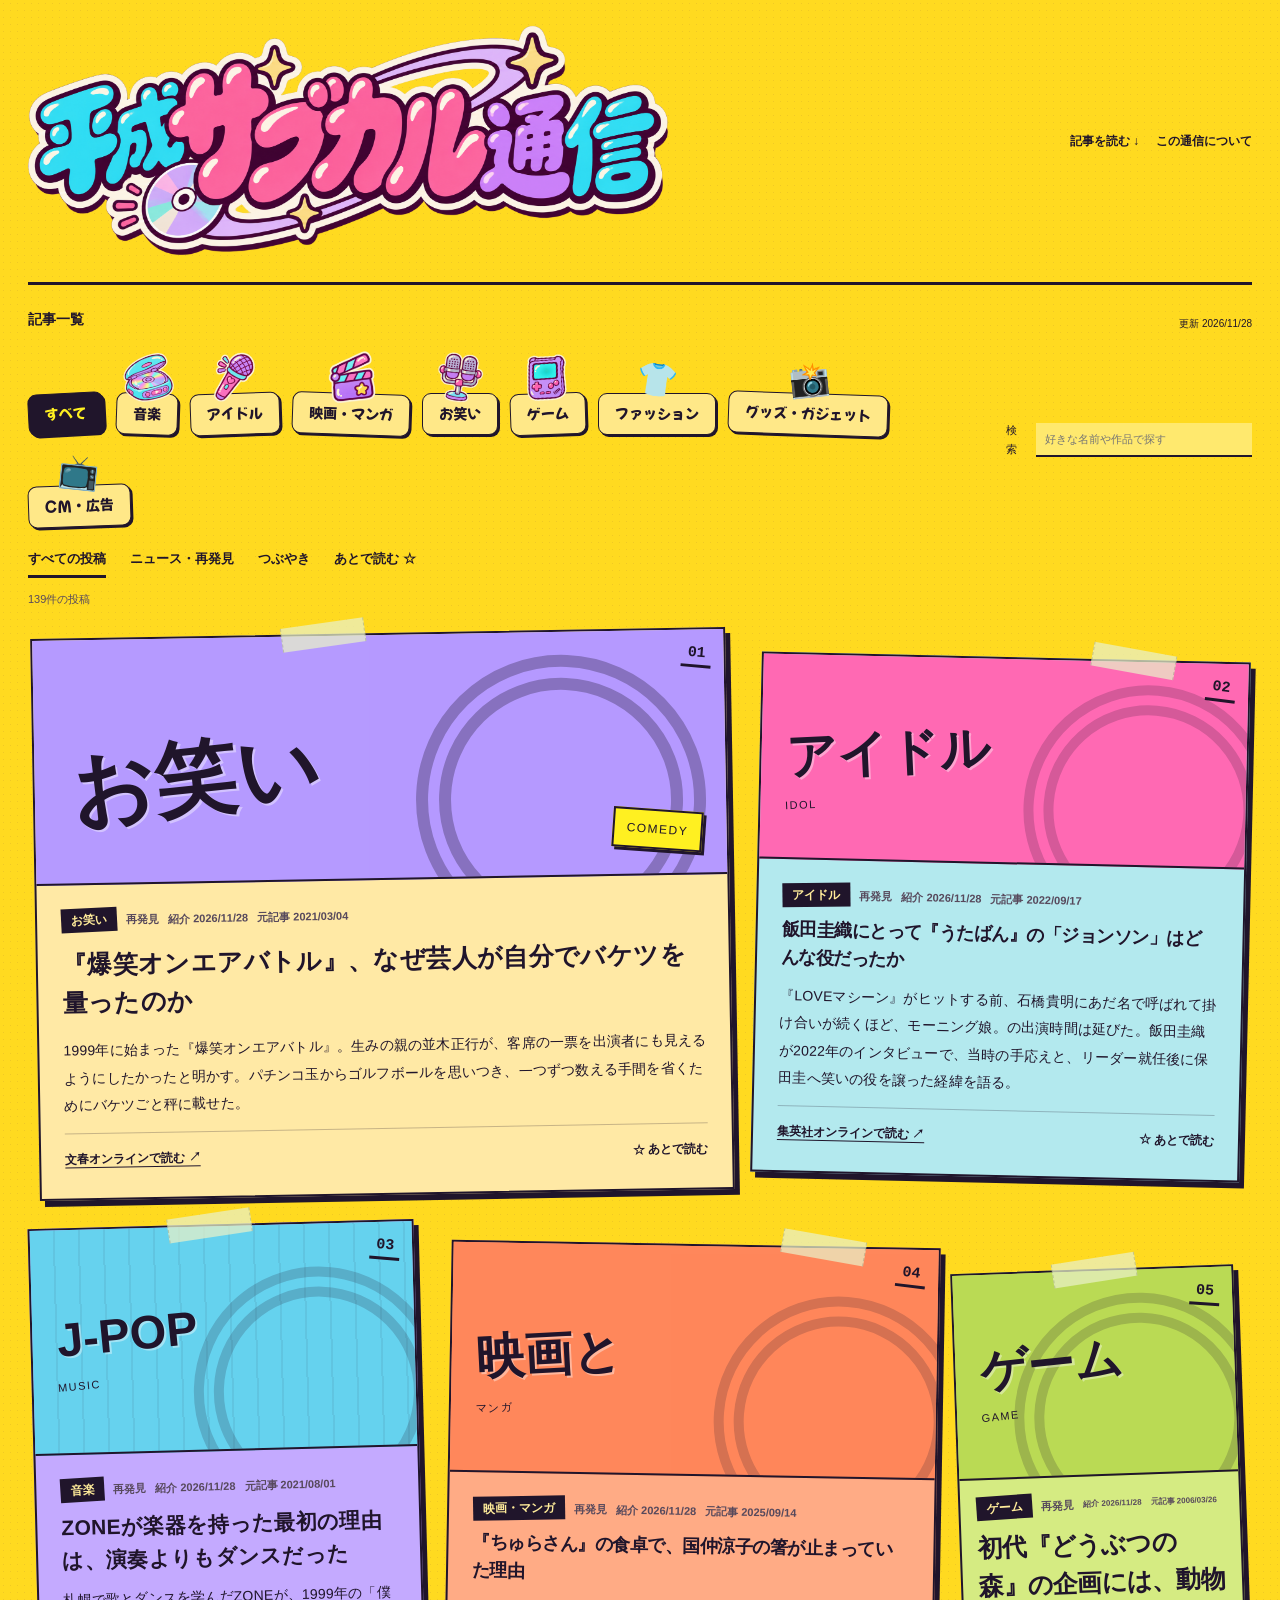
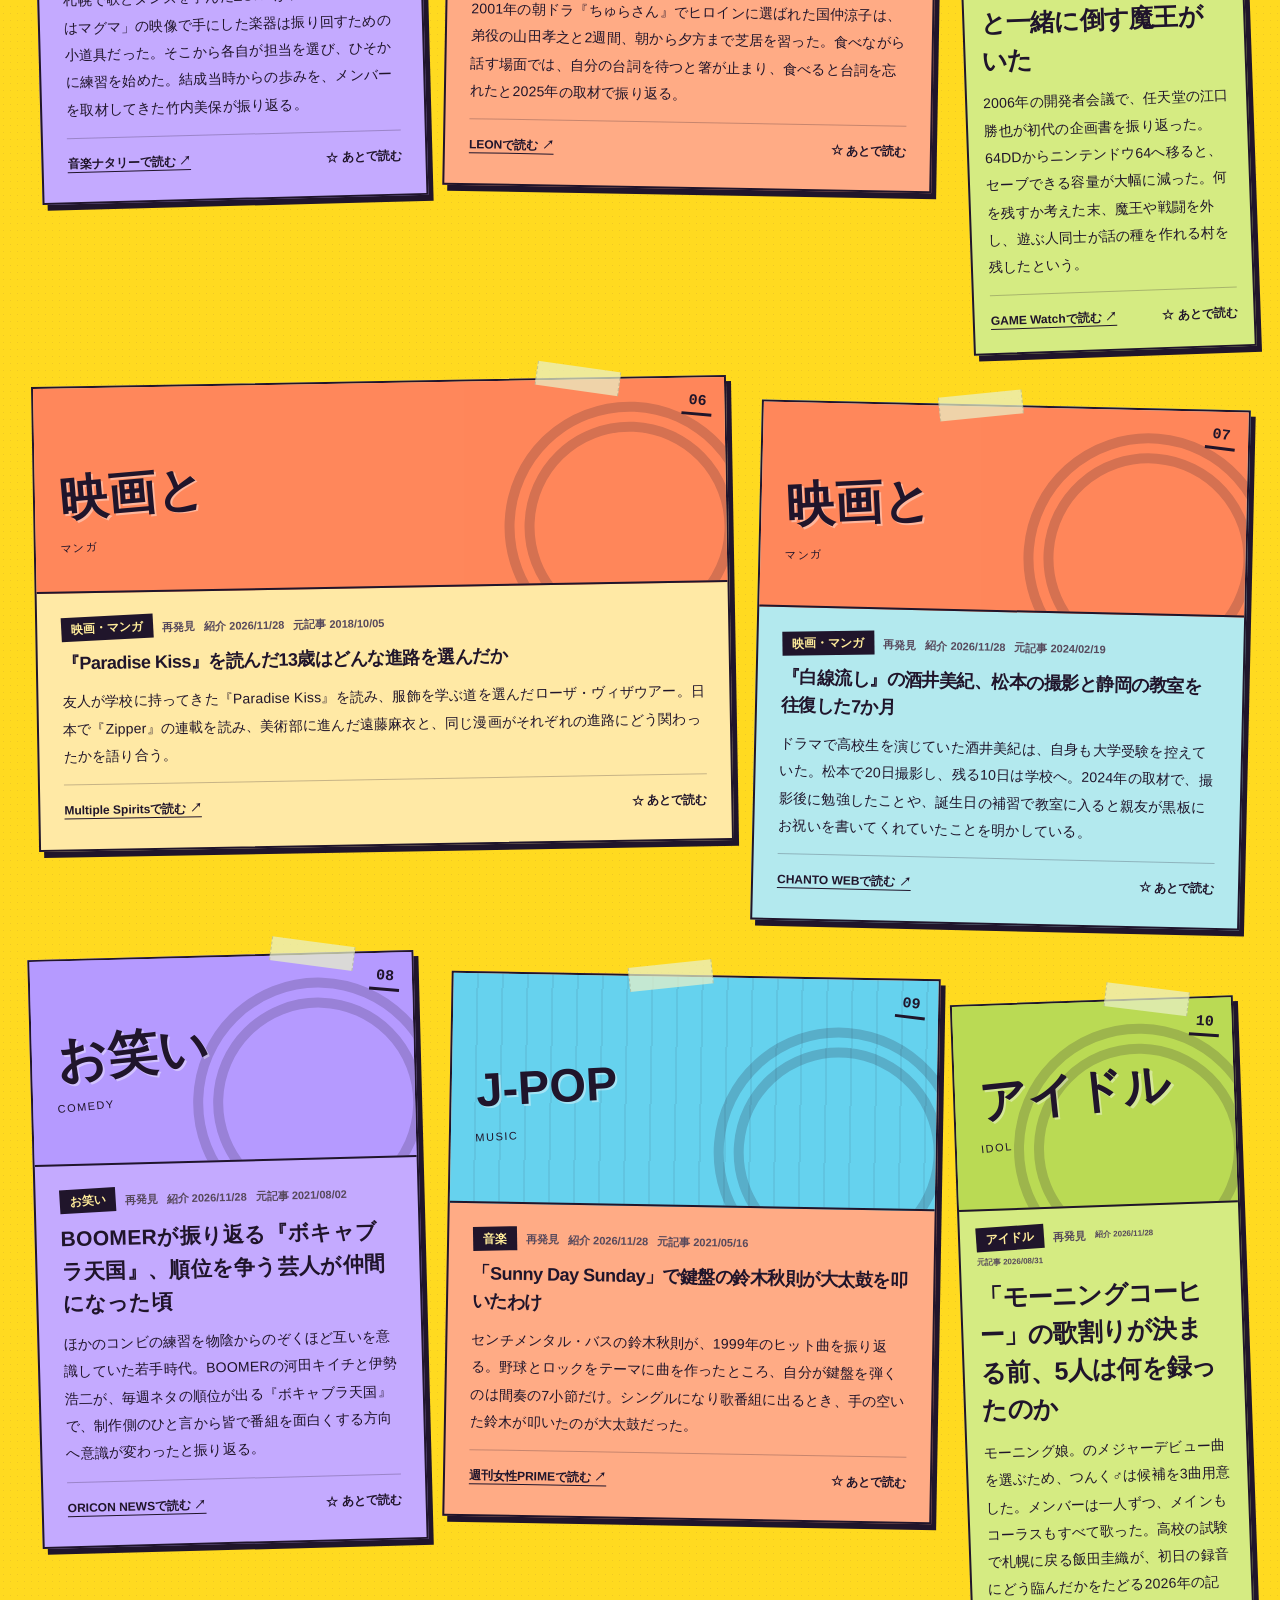
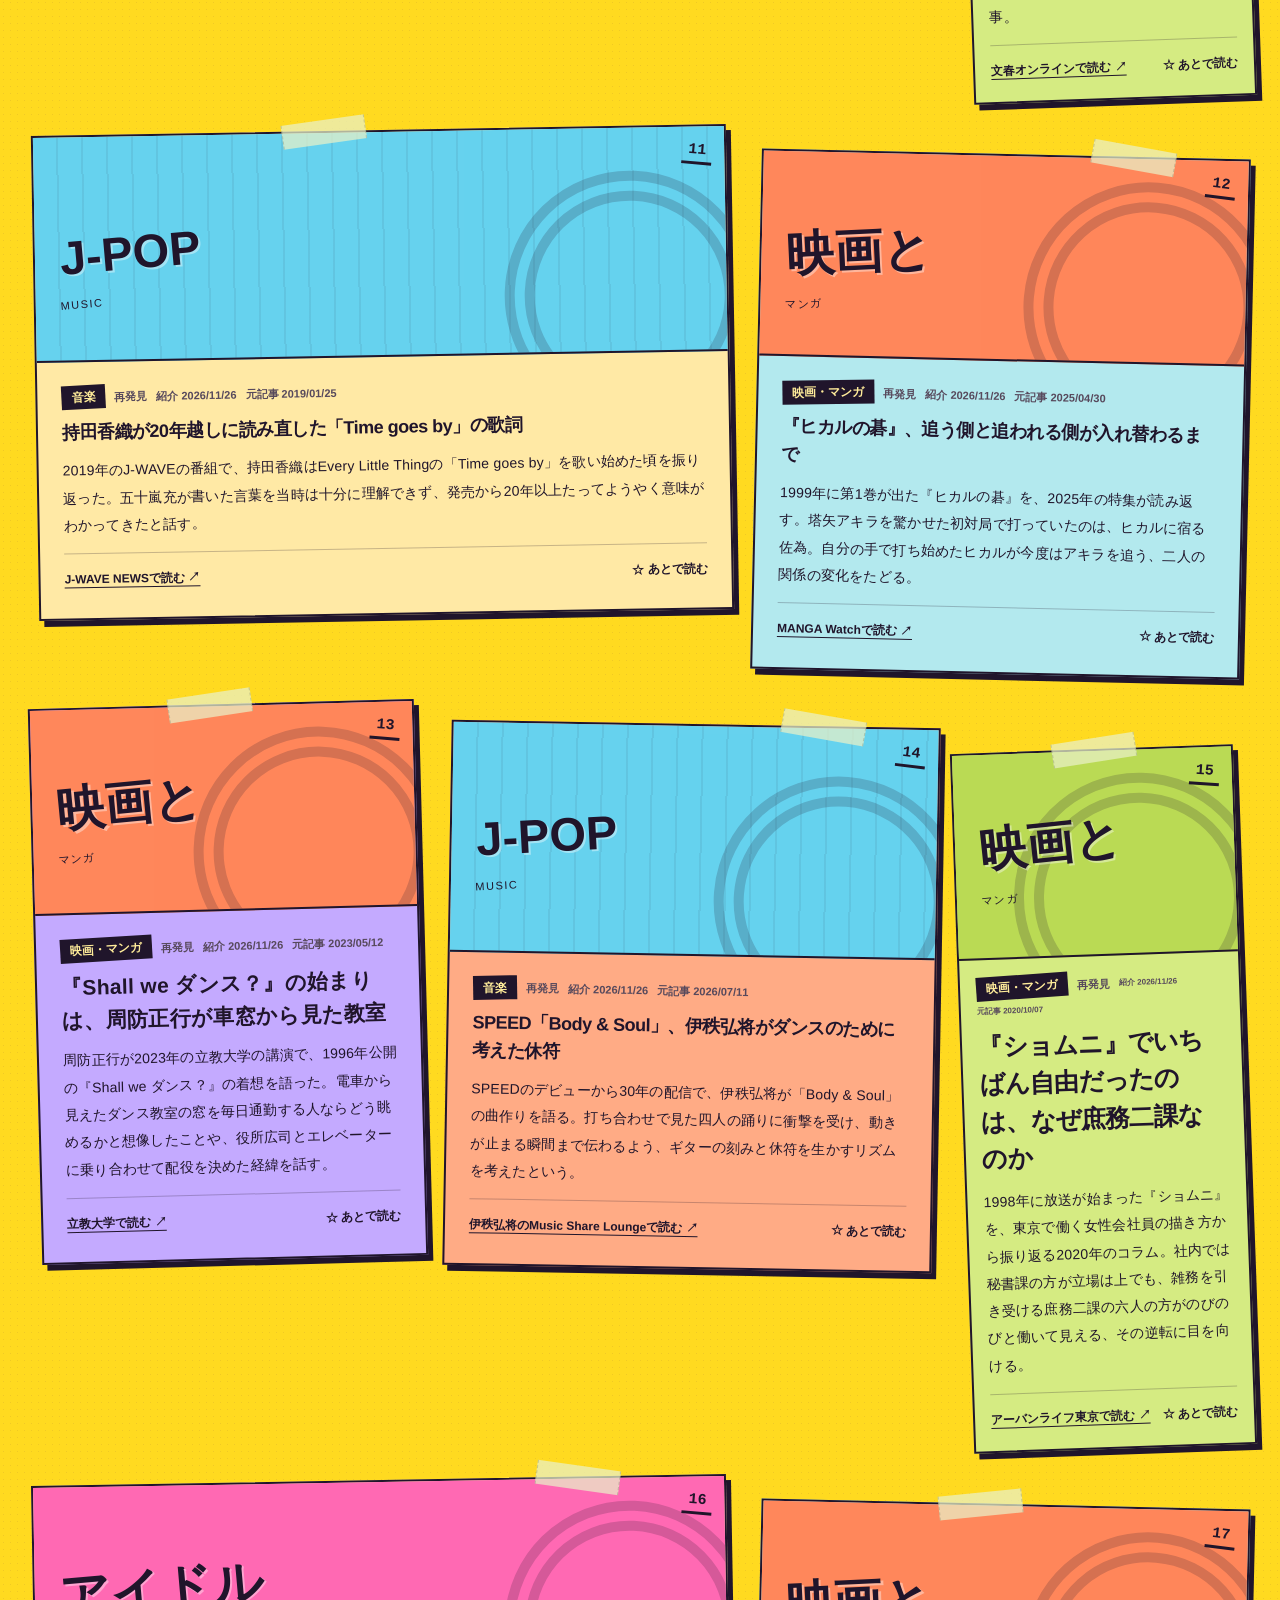
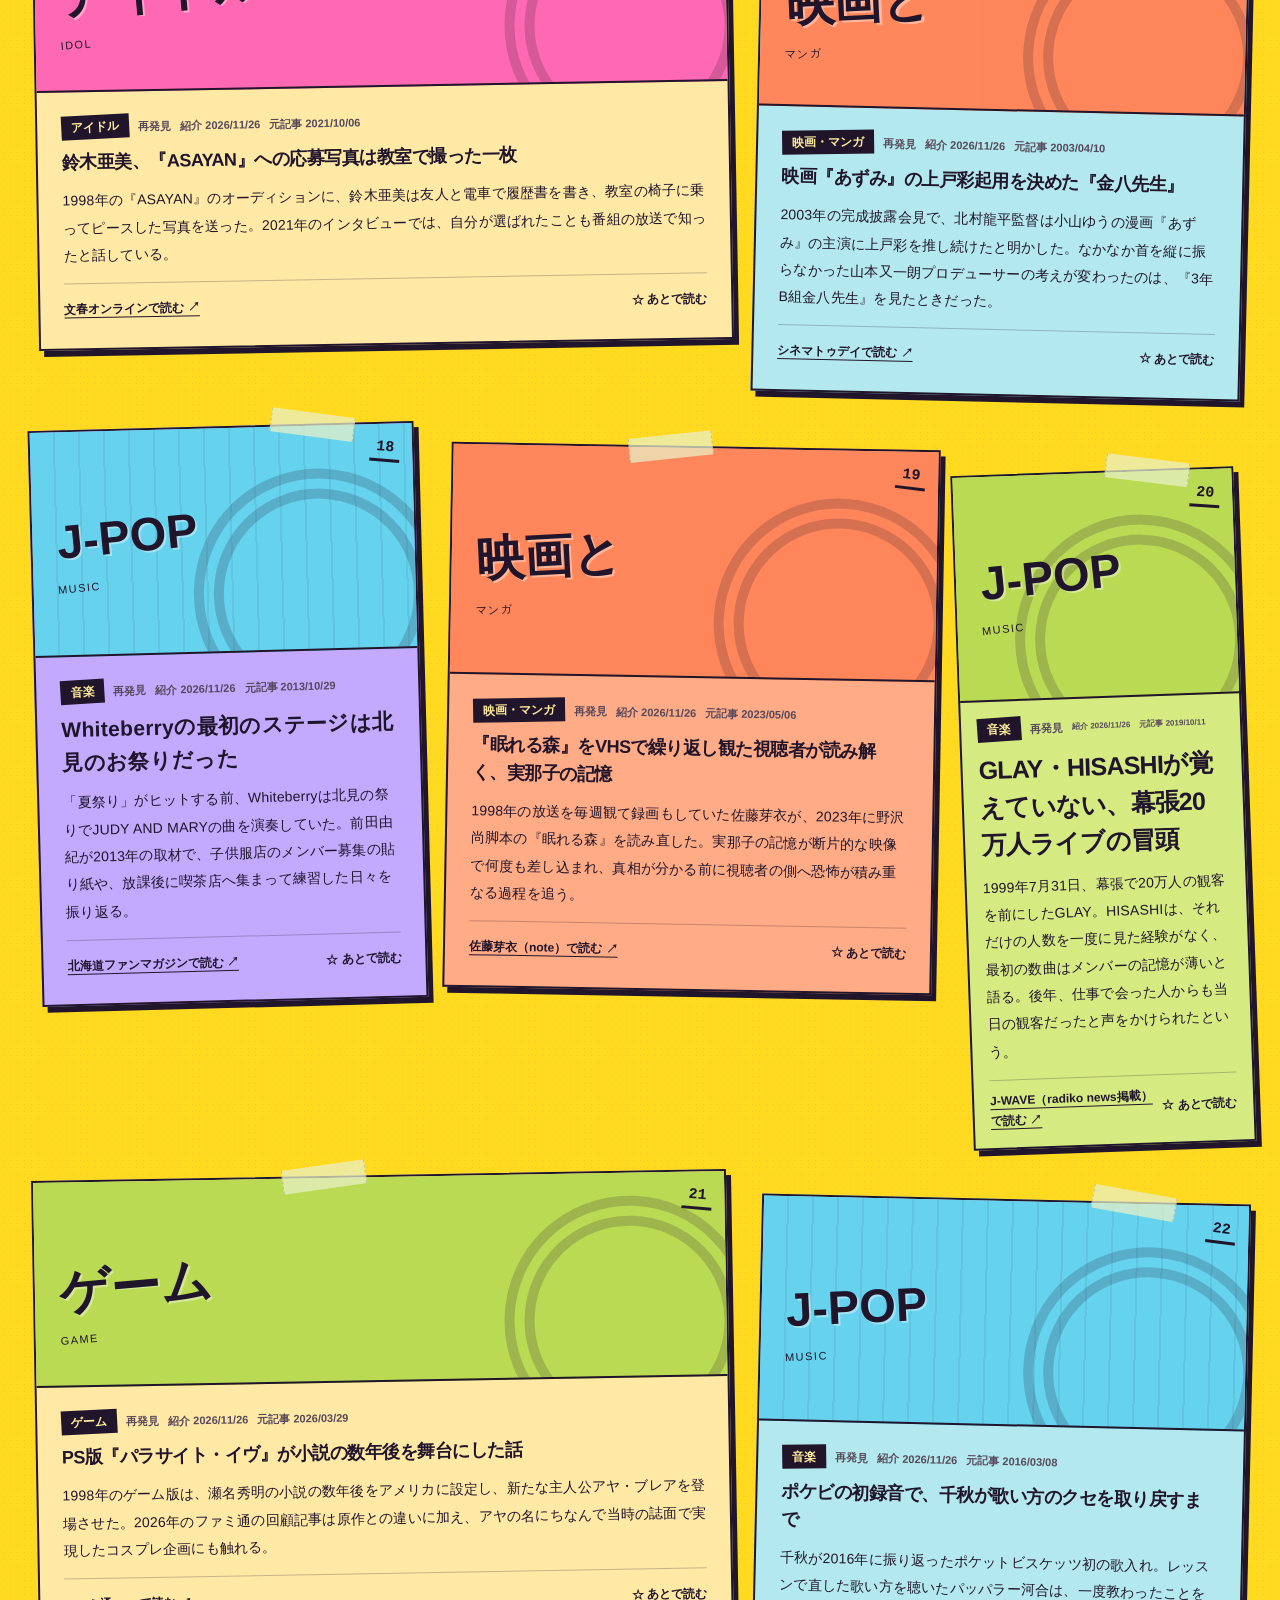
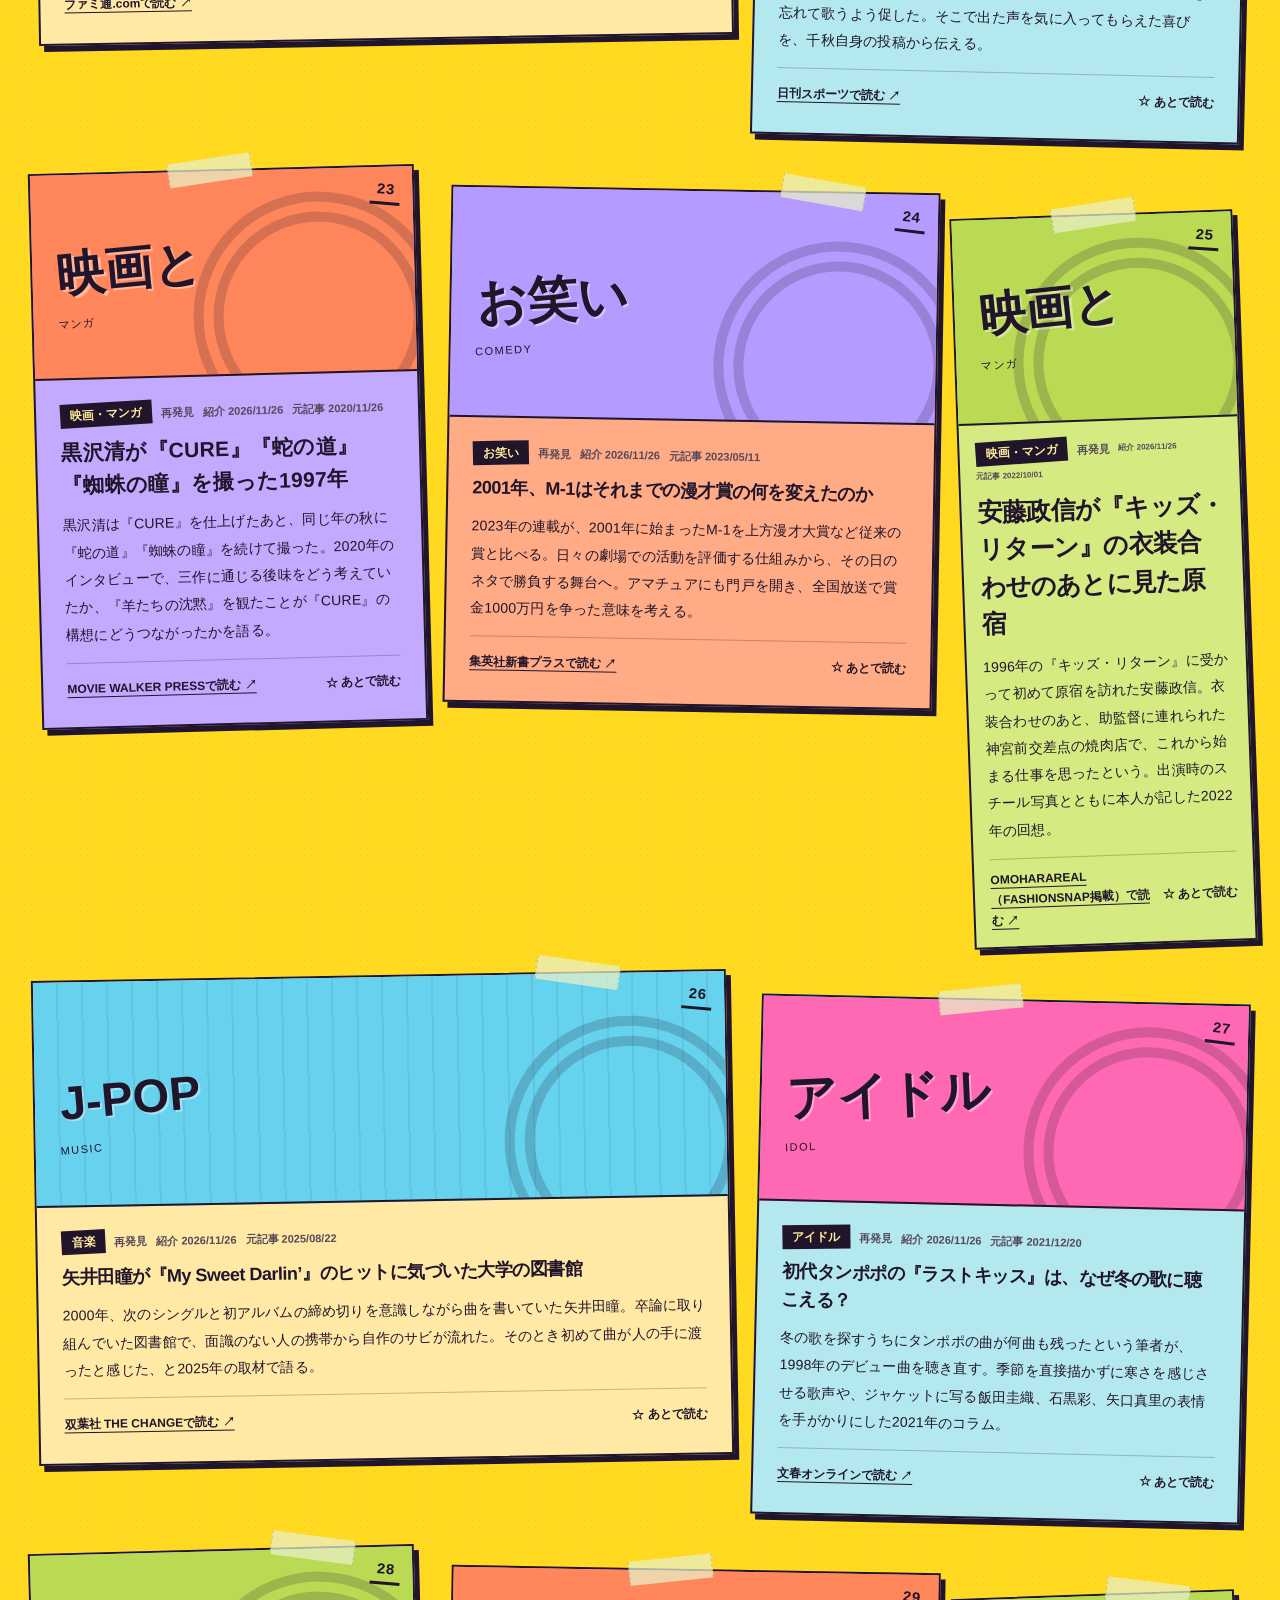
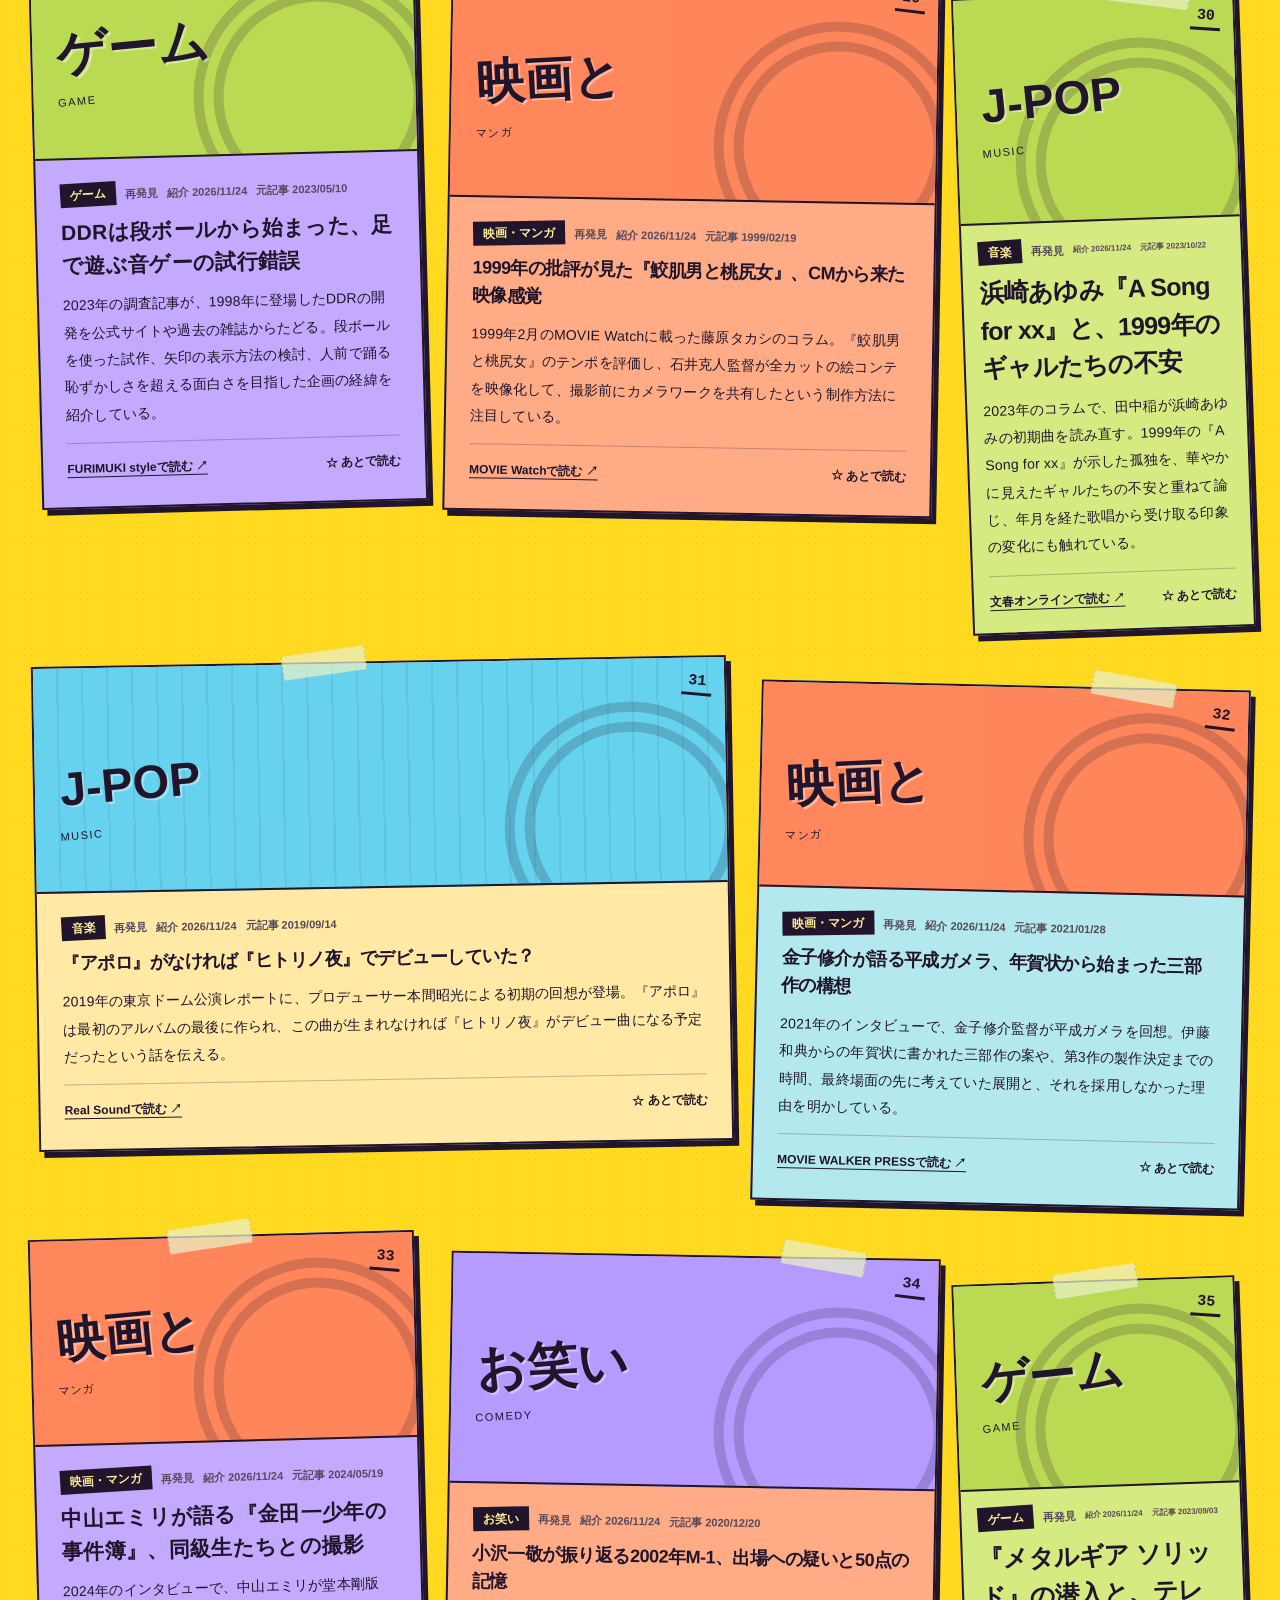
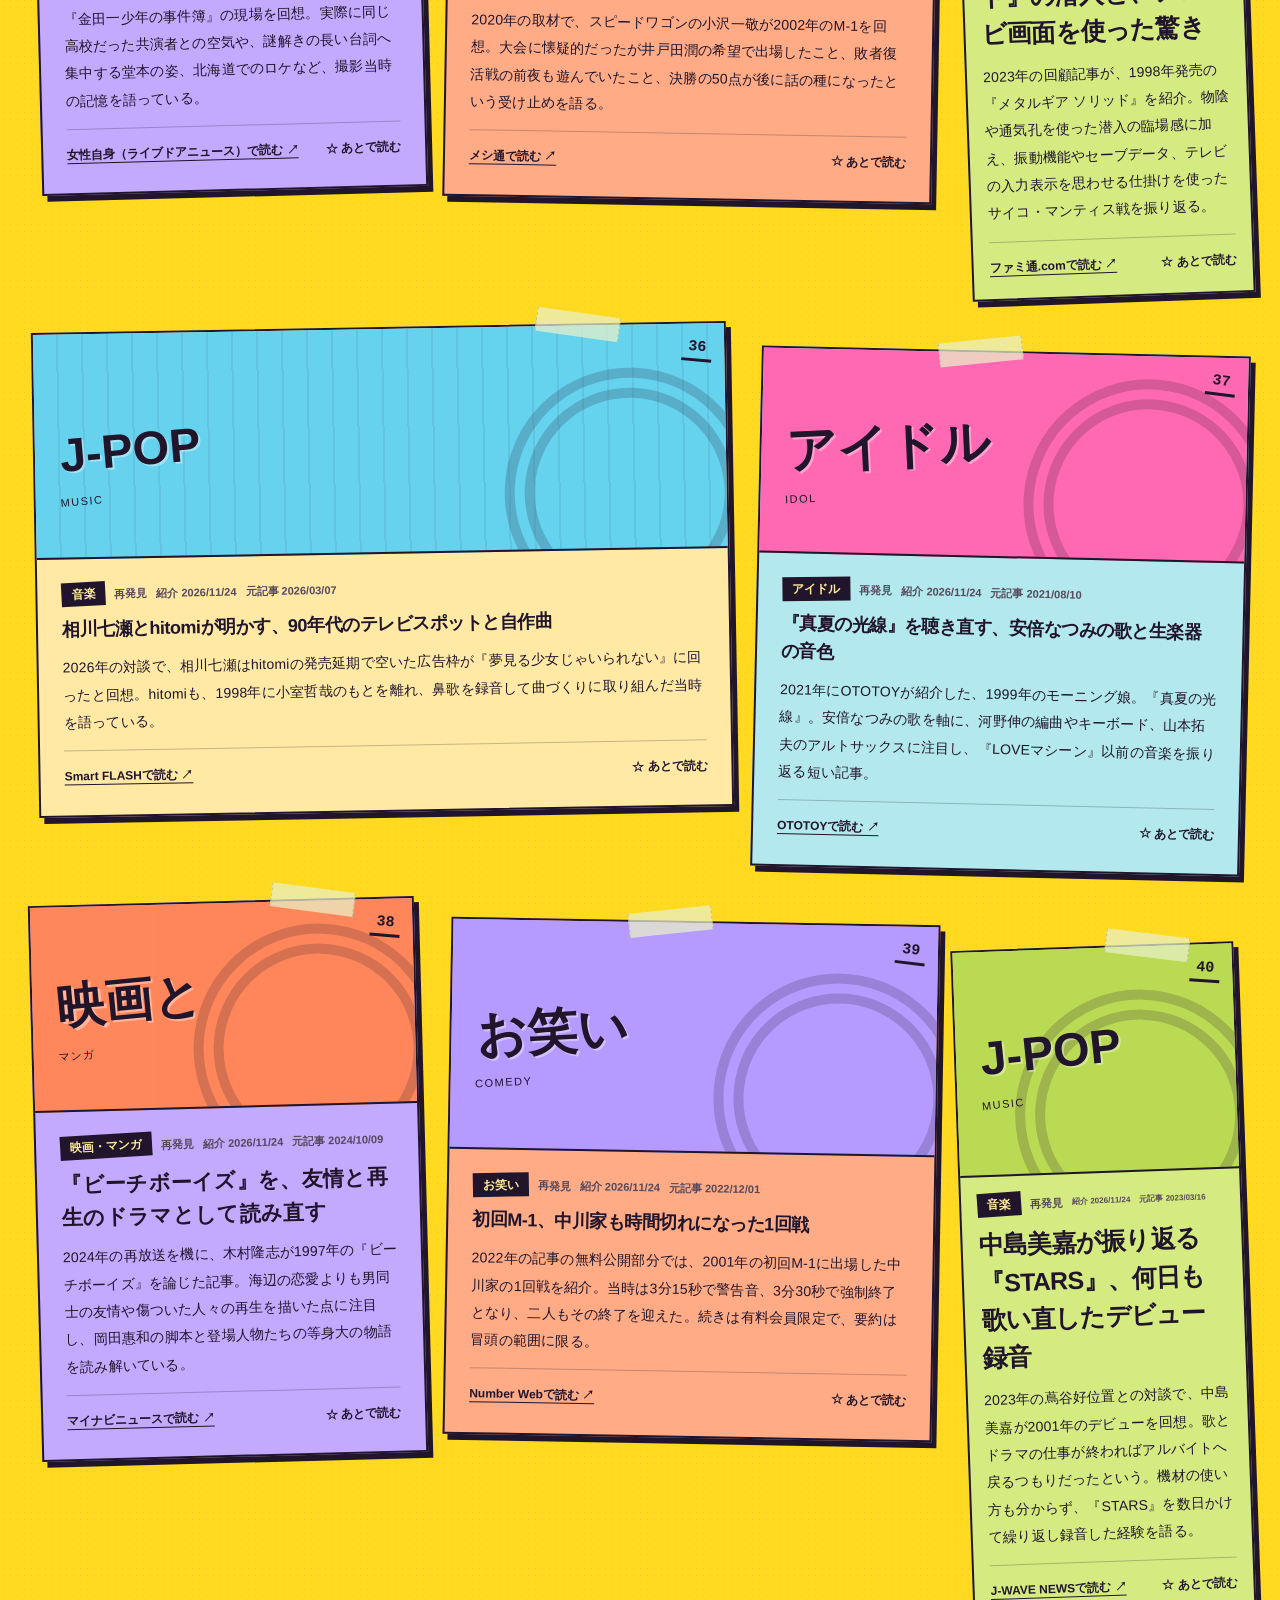
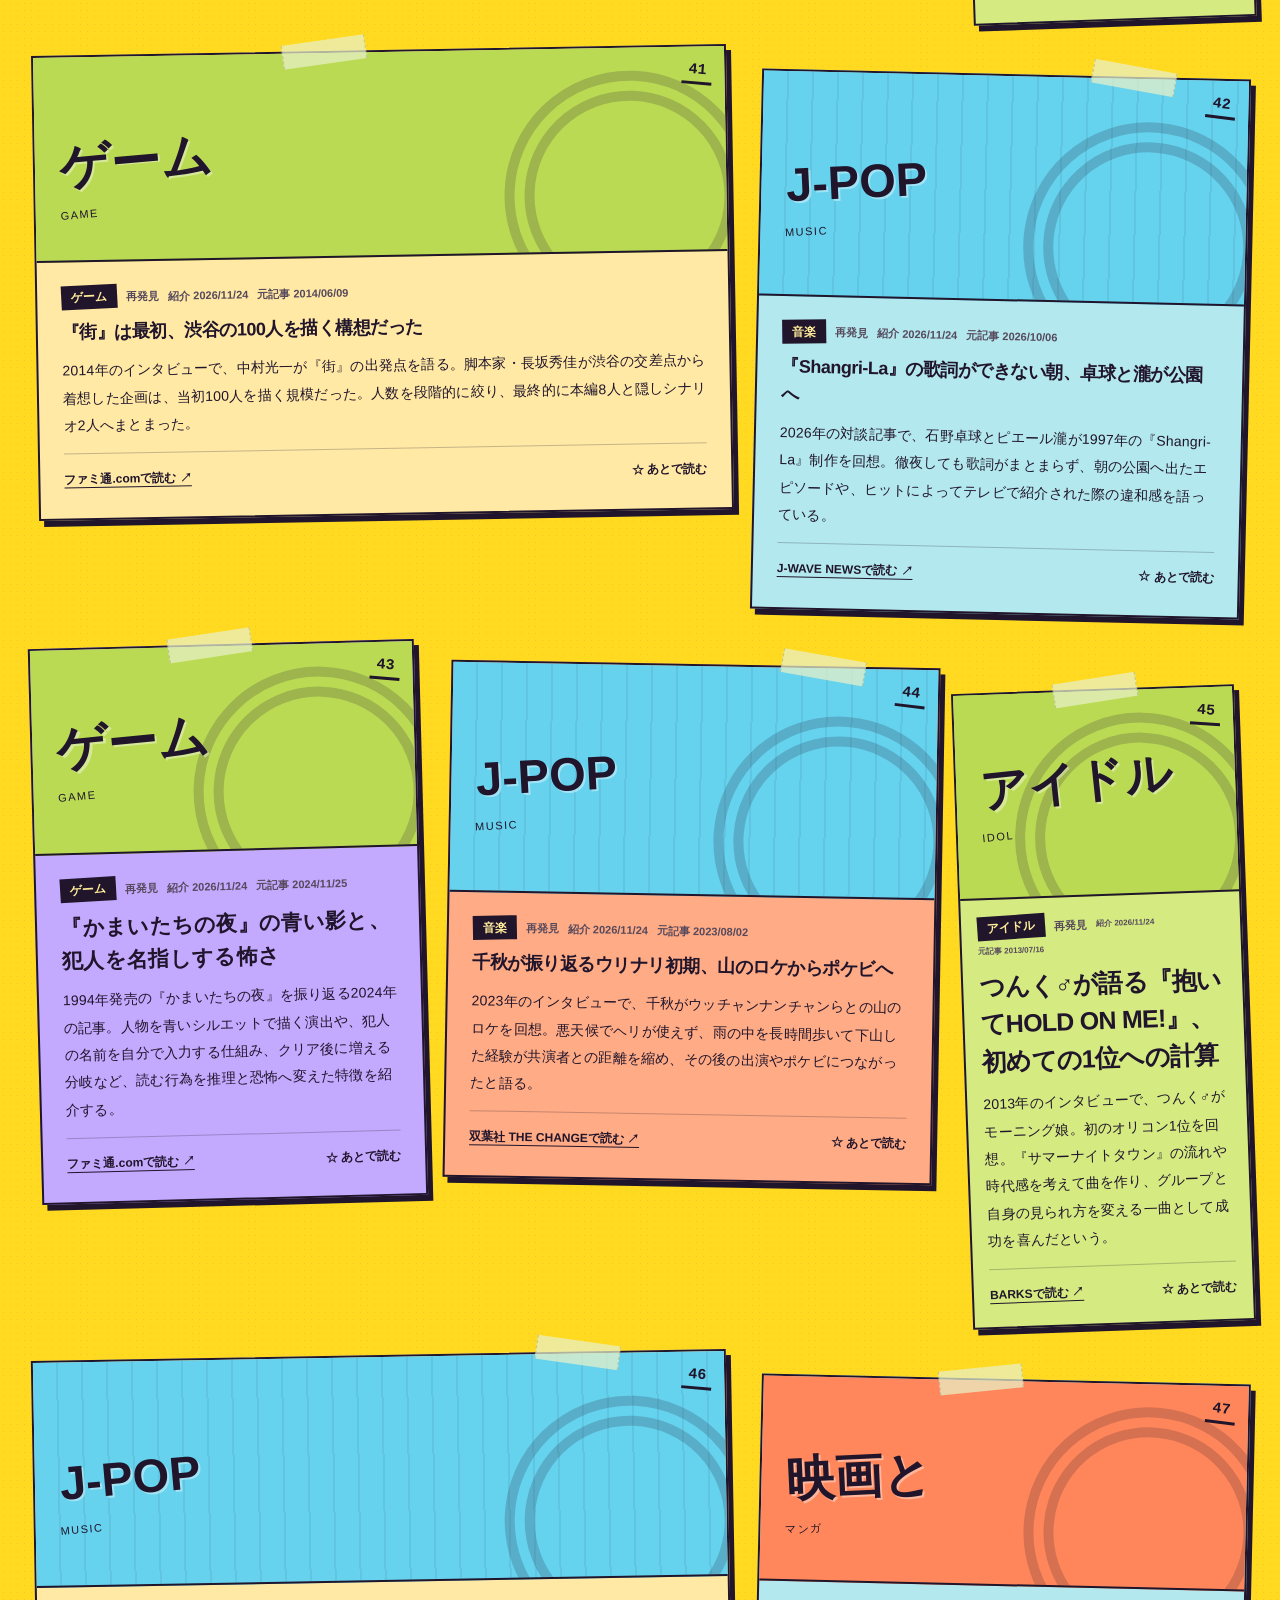
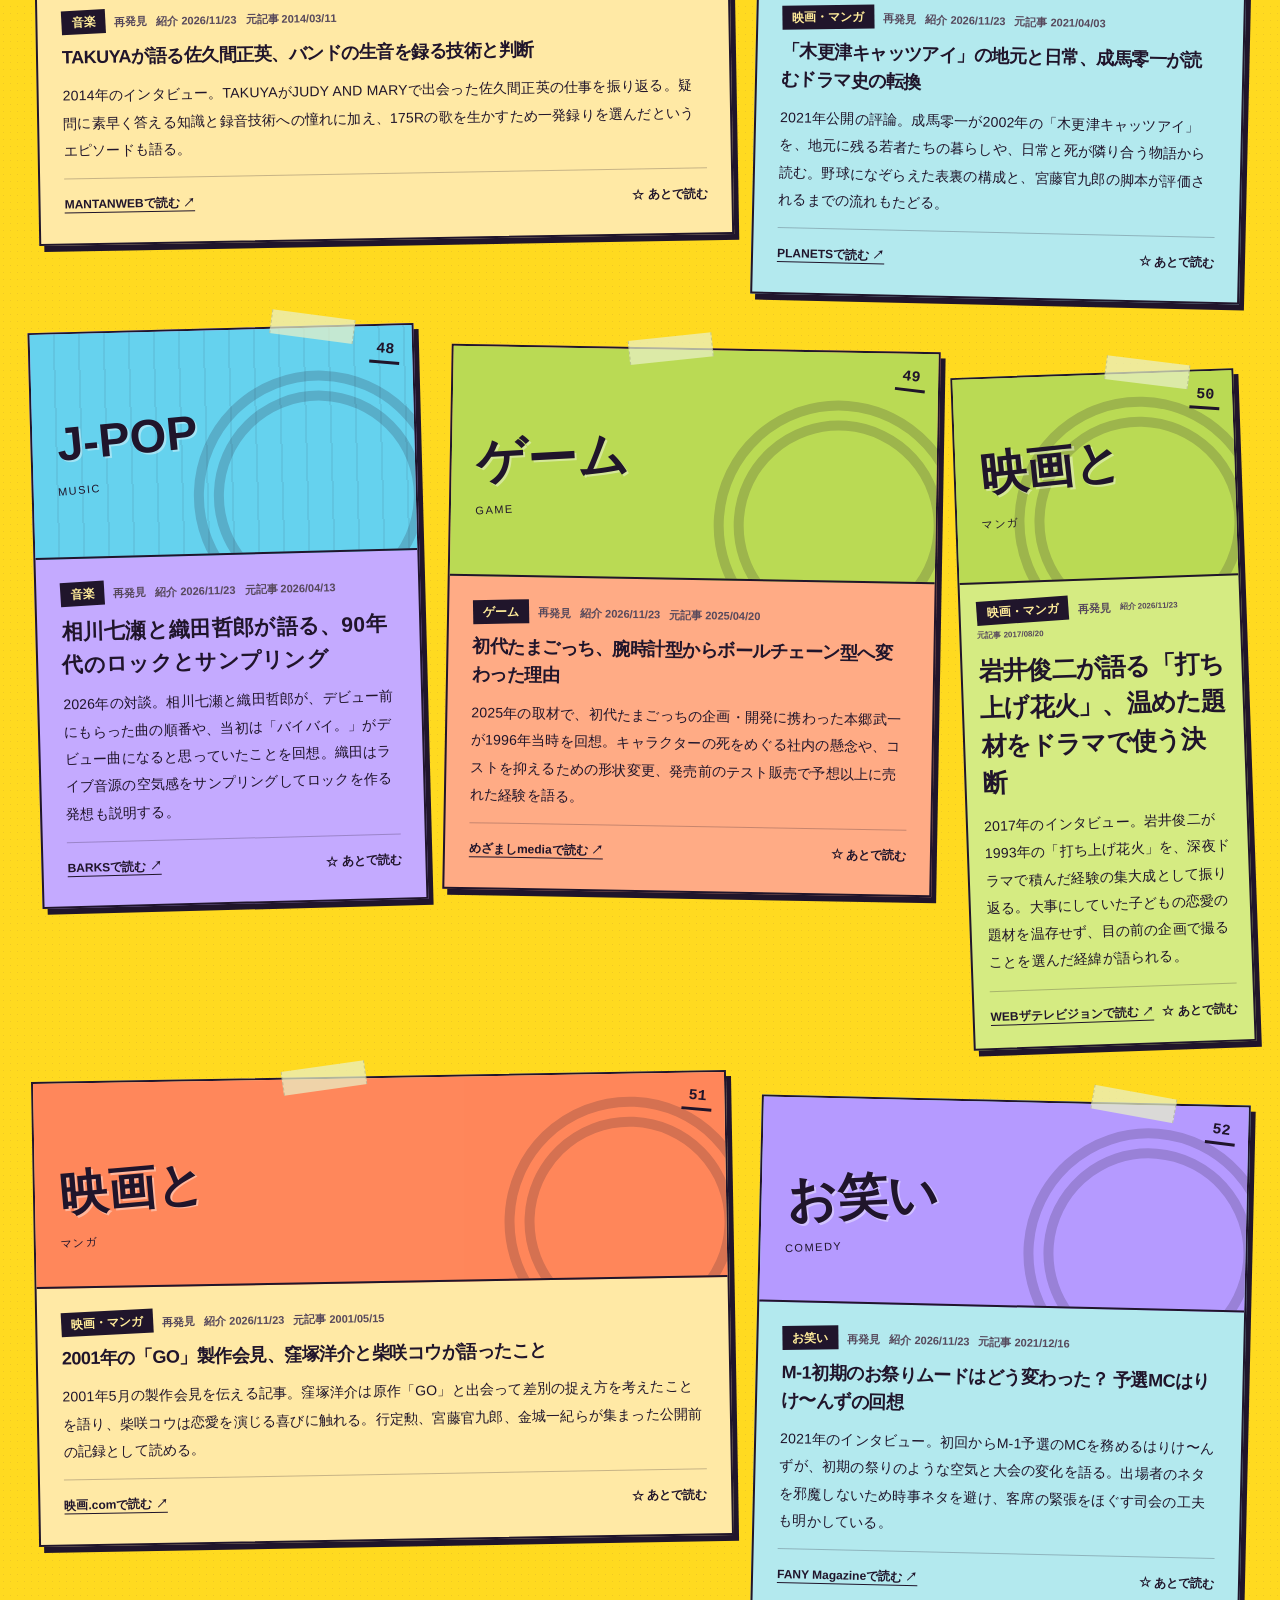
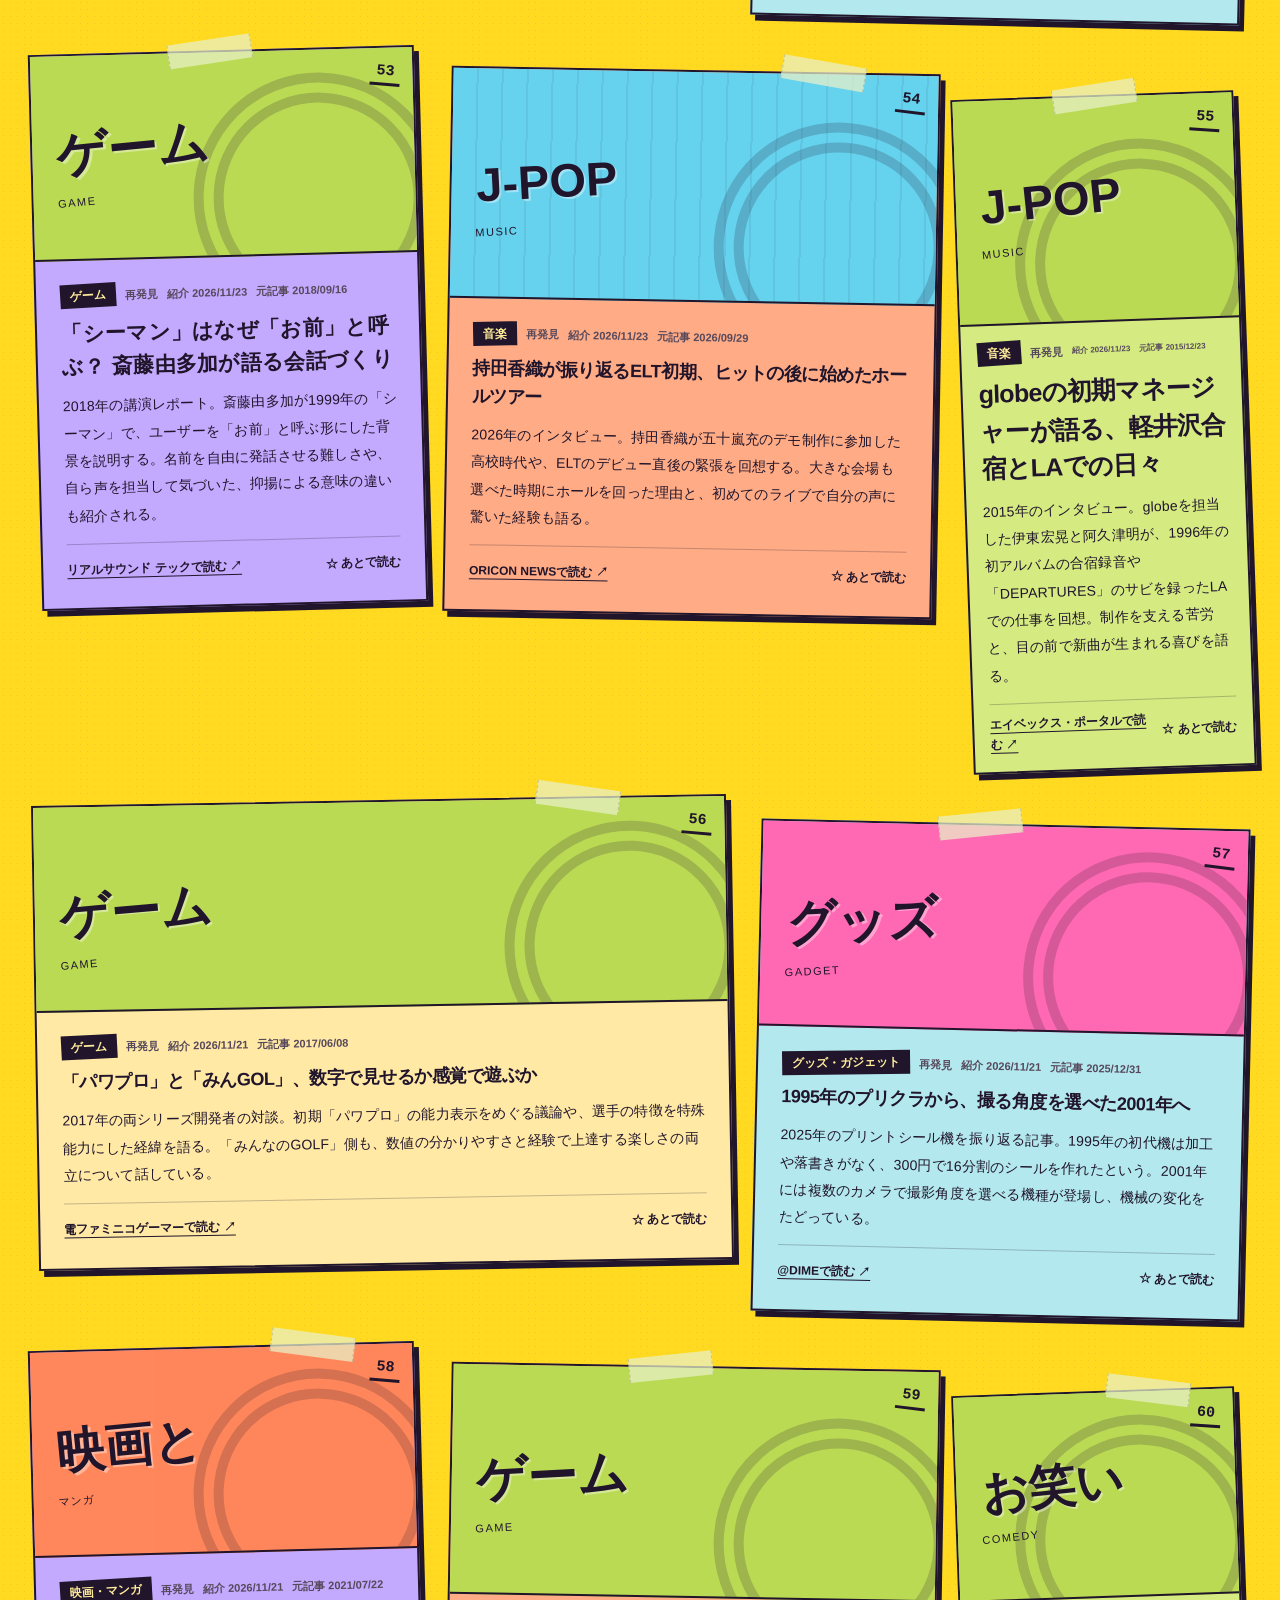
<file: site/index.html>
<!doctype html>
<html lang="ja">
<head>
<meta charset="utf-8"><meta name="viewport" content="width=device-width,initial-scale=1">
<title>平成サブカル通信</title>
<meta name="description" content="音楽・アイドル・映画・マンガ・ゲーム・お笑いの記事とコメント。">
<meta name="theme-color" content="#ffda20"><link rel="stylesheet" href="style.css?v=5">
<link rel="stylesheet" href="pop-type.css?v=11">
<link rel="icon" href="favicon.svg" type="image/svg+xml">
</head>
<body class="journal">
<a class="skip" href="#feed">記事へスキップ</a>
<header class="masthead"><a class="brand" href="index.html"><img class="brand-logo" src="assets/heisei-logo.png" alt="平成サブカル通信" width="2056" height="752" fetchpriority="high"></a><nav aria-label="メイン"><a href="#feed">記事を読む ↓</a><a href="#about">この通信について</a><a id="editor-link" href="editor.html" hidden>管理画面 ↗</a></nav></header>
<main>
<section class="reading" aria-labelledby="feed-title"><div class="section-heading"><h2 id="feed-title">記事一覧</h2><p id="updated">読み込み中</p>
<button class="filter-toggle" type="button" aria-expanded="false" aria-controls="filter-panel">絞り込み</button></div>
<div id="filter-panel">
<div class="controls"><div class="filters" role="group" aria-label="ジャンル"><button class="active" data-category="すべて" aria-pressed="true">すべて</button><button data-category="音楽" aria-pressed="false"><img class="category-sticker" src="assets/sticker-music.png" alt="" width="52" height="52"><span>音楽</span></button><button data-category="アイドル" aria-pressed="false"><img class="category-sticker" src="assets/sticker-idol.png" alt="" width="52" height="52"><span>アイドル</span></button><button data-category="映画・マンガ" aria-pressed="false"><img class="category-sticker" src="assets/sticker-cinema.png" alt="" width="52" height="52"><span>映画・マンガ</span></button><button data-category="お笑い" aria-pressed="false"><img class="category-sticker" src="assets/sticker-comedy.png" alt="" width="52" height="52"><span>お笑い</span></button><button data-category="ゲーム" aria-pressed="false"><img class="category-sticker" src="assets/sticker-game.png" alt="" width="52" height="52"><span>ゲーム</span></button><button data-category="ファッション" aria-pressed="false"><span class="category-sticker category-symbol" aria-hidden="true">👕</span><span>ファッション</span></button><button data-category="グッズ・ガジェット" aria-pressed="false"><span class="category-sticker category-symbol" aria-hidden="true">📸</span><span>グッズ・ガジェット</span></button><button data-category="CM・広告" aria-pressed="false"><span class="category-sticker category-symbol" aria-hidden="true">📺</span><span>CM・広告</span></button><button data-category="雑記" aria-pressed="false"><img class="category-sticker" src="assets/sticker-notes.png" alt="" width="52" height="52"><span>雑記</span></button></div><label class="search"><span>検索</span><input id="search" type="search" placeholder="好きな名前や作品で探す" aria-label="記事を検索"></label></div>
<div class="subfilters" role="group" aria-label="投稿種別"><button class="active" data-kind="all" aria-pressed="true">すべての投稿</button><button data-kind="news" aria-pressed="false">ニュース・再発見</button><button data-kind="thought" aria-pressed="false">つぶやき</button><button data-kind="saved" aria-pressed="false">あとで読む ☆</button></div>
</div>
<p id="count" class="result-count" role="status" aria-live="polite"></p>
<div id="feed" tabindex="-1"></div>
</section>
<section id="about" class="about"><details><summary>このサイトについて</summary><p>記事には出典と元記事の公開日を表示しています。AIによる選定・要約と、運営者のコメント・つぶやきは分けて掲載しています。「あとで読む」は、このブラウザに保存されます。</p></details></section>
</main>
<footer><span>平成サブカル通信</span><span>HEISEI SUBCULTURE JOURNAL</span><a href="#">ページの先頭へ ↑</a></footer>
<script src="feed.js"></script><script src="app.js?v=8"></script>
</body></html>
</file>
<file: site/style.css>
/* Heisei pop: saturated canvas, graphic covers, card-based browsing. */
:root{--paper:#ffdb27;--ink:#20152b;--muted:#57495c;--yellow:#fff021;--pink:#ff69b3;--blue:#65d6f1;--green:#4334a4;--font:'Hiragino Sans','Hiragino Kaku Gothic ProN',Meiryo,sans-serif}
*{box-sizing:border-box}html{scroll-behavior:smooth;scroll-padding-top:20px}body{margin:0;color:var(--ink);background-color:var(--paper);background-image:radial-gradient(#a8753838 .8px,transparent .8px);background-size:7px 7px;font:14px/1.7 var(--font)}button,input,select,textarea{font:inherit}button{cursor:pointer;color:inherit}a{color:inherit;text-underline-offset:4px}[hidden]{display:none!important}button:focus-visible,a:focus-visible,input:focus-visible,textarea:focus-visible{outline:3px solid #4324ba;outline-offset:4px}.skip{position:absolute;top:-80px;background:var(--blue);padding:10px;z-index:10}.skip:focus{top:10px}
.masthead,main,footer{max-width:1280px;margin:auto}.masthead{display:flex;align-items:center;justify-content:space-between;padding:28px 0 24px;border-bottom:3px solid var(--ink)}.brand{display:flex;align-items:center;gap:14px;text-decoration:none;font-weight:900;font-size:34px;letter-spacing:-1.5px;line-height:1.2}.brand small{font-size:10px;letter-spacing:1px;margin-top:9px;display:block}.stamp{font-size:23px;background:var(--pink);border:2px solid;padding:6px 10px;transform:rotate(-7deg);box-shadow:4px 4px 0 var(--ink)}nav{display:flex;gap:22px;font-size:11px;font-weight:700}nav a{text-decoration:none}.section-heading{display:flex;justify-content:space-between;align-items:center;margin:20px 0 12px}.section-heading h2{font-size:14px;margin:0}.section-heading p{font-size:10px;margin:0}.controls{display:flex;justify-content:space-between;gap:20px;align-items:center}.filters{display:flex;gap:7px;flex-wrap:wrap}.filters button{border:1.5px solid var(--ink);border-radius:30px;padding:6px 17px;background:transparent;font-size:12px;font-weight:800}.filters button.active{background:var(--ink);color:var(--yellow)}.filters button:hover{background:var(--pink);color:var(--ink)}.search{display:flex;gap:8px;align-items:center;font-size:11px}.search input{width:220px;background:#ffe96e;border:0;border-bottom:2px solid var(--ink);padding:7px 9px;font-size:11px;border-radius:0}.subfilters{display:flex;gap:24px;margin-top:16px}.subfilters button{background:transparent;border:0;border-bottom:3px solid transparent;padding:5px 0;font-size:11px}.subfilters button.active{border-color:var(--ink);font-weight:800}.result-count{font-size:10px;margin:12px 0;color:var(--muted)}
#feed{display:grid;grid-template-columns:repeat(3,minmax(0,1fr));gap:22px;align-items:start}.entry{border:2px solid var(--ink);border-radius:5px;overflow:hidden;background:#ffe8a8;box-shadow:5px 5px 0 var(--ink);min-width:0}.entry.featured{grid-column:span 2;display:grid;grid-template-columns:1fr 1fr;align-self:stretch}.cover{height:180px;position:relative;overflow:hidden;display:flex;justify-content:center;flex-direction:column;padding:22px 28px;background:var(--pink);border-bottom:2px solid var(--ink)}.cover:after{content:'';position:absolute;right:-23px;bottom:-45px;width:150px;height:150px;border:24px double currentColor;border-radius:50%;opacity:.23;transform:rotate(25deg)}.cover-index{font:900 12px/1 monospace;position:absolute;left:16px;top:15px;border:1px solid;padding:4px 6px}.cover-word{font-size:53px;line-height:1.15;letter-spacing:-3px;transform:rotate(-5deg);z-index:1}.cover-sub{font-weight:900;font-size:16px;letter-spacing:5px;transform:rotate(-5deg);margin-top:7px;z-index:1}.featured .cover{height:100%;min-height:330px;border-bottom:0;border-right:2px solid var(--ink)}.featured .cover-word{font-size:clamp(45px,5vw,72px)}.featured .cover:after{width:220px;height:220px;right:-65px;bottom:-45px;border-width:35px}.card-body{padding:20px;display:flex;flex-direction:column}.entry[data-category="音楽"] .cover{background:var(--blue);background-image:repeating-linear-gradient(90deg,transparent 0 23px,#20152b12 23px 25px)}.entry[data-category="お笑い"] .cover{background:#b59aff}.entry[data-category="映画・マンガ"] .cover{background:#ff875b;background-image:repeating-linear-gradient(-35deg,transparent 0 17px,#20152b12 17px 19px)}.entry[data-category="雑記"] .cover{background:#a8df83}.meta{display:flex;gap:7px;flex-wrap:wrap;align-items:center;font-size:9px;color:var(--muted)}.tag{background:var(--ink);color:#ffec9a;padding:2px 7px;font-size:10px;font-weight:800}.meta time{font-size:9px}.entry h3{font-size:19px;line-height:1.55;letter-spacing:-.5px;margin:11px 0 10px;font-weight:900}.entry h3 a{text-decoration:none}.entry h3 a:hover{text-decoration:underline;text-decoration-thickness:2px}.entry.featured h3{font-size:25px;line-height:1.55}.summary{font-size:12px;line-height:1.85;margin:0 0 16px;white-space:pre-line}.entry-actions{display:flex;align-items:center;justify-content:space-between;gap:8px;font-size:10px;margin-top:auto}.source{font-weight:700}.save{background:none;border:0;padding:5px 0;font-size:10px;white-space:nowrap}.save[aria-pressed=true]{color:#a30059}.reason{font-size:9px;color:var(--muted);margin:10px 0 0}.comment{border-top:2px dashed var(--ink);margin:5px 0 16px;padding-top:12px}.comment-label{font-size:9px;font-weight:700}.comment p{font-size:13px;white-space:pre-wrap;overflow-wrap:anywhere}.empty{grid-column:1/-1;border:2px dashed;padding:40px;text-align:center;background:#ffe8a8}.about{border-top:2px solid;margin-top:40px;padding:18px 0}.about summary{font-size:11px;cursor:pointer}.about p{font-size:11px;max-width:700px}footer{border-top:1px solid;display:flex;justify-content:space-between;padding:18px 0 30px;gap:16px;font-size:10px}
.editor{max-width:850px;margin:30px auto;padding:0 20px}.editor h1{font-size:30px;font-weight:900;background:var(--yellow);width:fit-content;padding:0 8px}.editor-panel{border:2px solid var(--ink);padding:22px;margin:20px 0;background:white;box-shadow:4px 4px 0 var(--ink)}.editor label{display:block;font-size:13px;margin:15px 0}.editor input,.editor select,.editor textarea{display:block;width:100%;padding:10px;border:1px solid var(--ink);background:white;color:var(--ink)}.editor textarea{min-height:160px}.primary{background:var(--yellow);border:2px solid var(--ink);padding:8px 18px;font-weight:800;box-shadow:2px 2px 0 var(--ink)}.secondary{background:white;border:1px solid var(--ink);padding:9px 16px}.editor .hint{font-size:12px;color:var(--muted)}#editor-status{white-space:pre-wrap}.error{color:#b20b37}.editor-list button{display:block;text-align:left;width:100%;padding:13px;background:none;border:0;border-bottom:1px solid #aaa;font-size:13px}.editor-list button:hover{background:#fffbd7}.editor-list small{display:block;color:var(--muted)}
@media(max-width:1340px){.masthead,main,footer{margin-left:28px;margin-right:28px}}@media(max-width:1000px){#feed{grid-template-columns:repeat(2,minmax(0,1fr))}.entry.featured{grid-column:span 2}.controls{align-items:flex-start;flex-direction:column;gap:12px}.masthead nav{gap:12px}.brand{font-size:28px}}@media(max-width:600px){.masthead,main,footer{margin-left:16px;margin-right:16px}.masthead{padding:20px 0}.brand{font-size:25px;gap:9px;letter-spacing:-1px}.brand small{font-size:8px;letter-spacing:0}.stamp{font-size:18px;padding:5px 7px}.masthead nav{font-size:9px}.masthead nav a:not(#editor-link){display:none}.section-heading{margin-top:16px}.filters{gap:6px}.filters button{font-size:11px;padding:5px 12px}.search{width:100%}.search input{flex:1;width:0}.subfilters{gap:16px;flex-wrap:wrap}.subfilters button{font-size:10px}#feed{gap:16px}.entry.featured{display:block}.featured .cover{min-height:190px;height:190px;border-right:0;border-bottom:2px solid}.featured .cover-word{font-size:64px}.featured .cover-sub{font-size:15px}.entry .cover{height:125px;padding:18px 12px}.entry .cover-word{font-size:30px;letter-spacing:-2px}.entry .cover-sub{font-size:10px;letter-spacing:2px}.entry .cover-index{font-size:9px;top:8px;left:10px;padding:2px 4px}.entry .cover:after{width:100px;height:100px;border-width:17px}.entry.featured .cover{height:190px;padding:25px}.entry.featured .cover-word{font-size:62px}.card-body{padding:12px}.entry.featured .card-body{padding:18px}.entry h3{font-size:14px;line-height:1.65;letter-spacing:-.3px}.entry.featured h3{font-size:22px}.entry:not(.featured) .summary{display:-webkit-box;-webkit-line-clamp:3;-webkit-box-orient:vertical;overflow:hidden;font-size:11px}.entry:not(.featured) .meta time{display:none}.entry-actions{flex-wrap:wrap;gap:4px}.meta{font-size:9px}.tag{font-size:9px}.about{margin-top:28px}footer{flex-wrap:wrap;font-size:9px}footer>span:nth-child(2){display:none}.editor{padding:0 16px}.editor-panel{padding:16px}}
@media(prefers-reduced-motion:reduce){html{scroll-behavior:auto}}

/* Cut-paper composition: article subjects become the artwork. */
body{background-color:#ffda20;background-image:radial-gradient(#a875382b .8px,transparent .8px)}
.masthead{border-bottom:0;padding-bottom:12px}.brand{font-size:40px;transform:rotate(-2deg)}.brand>span:last-child{letter-spacing:-2px}.brand small{letter-spacing:1px}.stamp{background:#f75ca8;transform:rotate(-6deg);box-shadow:4px 5px 0 var(--ink)}.reading{border-top:3px solid var(--ink)}.filters button{border-radius:0;background:#ffe888;box-shadow:2px 2px 0 var(--ink)}.filters button:nth-child(even){transform:rotate(2deg)}.filters button:nth-child(3n){transform:rotate(-2deg)}.filters button.active{transform:rotate(-3deg);background:var(--ink)}.result-count{margin-bottom:24px}
#feed{grid-template-columns:repeat(12,minmax(0,1fr));gap:30px 26px;padding:0 7px 16px}.entry{grid-column:span 4;border-radius:0;overflow:visible;position:relative;box-shadow:5px 6px 0 var(--ink);background:#ffe9a5;transform:rotate(-1deg)}.entry:nth-child(5n+1){grid-column:span 7}.entry:nth-child(5n+2){grid-column:span 5;transform:rotate(1.3deg);margin-top:24px;background:#b3e9ee}.entry:nth-child(5n+3){transform:rotate(-1.5deg);background:#c4aaff}.entry:nth-child(5n+4){grid-column:span 5;transform:rotate(1deg);margin-top:20px;background:#ffab85}.entry:nth-child(5n+5){grid-column:span 3;transform:rotate(-2deg);margin-top:45px;background:#d5eb82}.entry:before{content:'';width:82px;height:24px;background:#e9f1c8b8;border-left:1px dashed #7c81695c;border-right:1px dashed #7c81695c;position:absolute;top:-13px;left:36%;z-index:2;transform:rotate(-7deg)}.entry:nth-child(even):before{left:auto;right:15%;transform:rotate(9deg)}.entry.featured{display:block;align-self:start}.cover{height:205px;border-bottom:2px solid var(--ink);padding:25px 24px 20px;justify-content:center;isolation:isolate}.cover-word{white-space:pre-line;font-size:50px;line-height:1.06;font-weight:900;letter-spacing:-3px;transform:rotate(-4deg);text-shadow:2px 2px 0 #ffffff65}.cover-sub{font-size:11px;letter-spacing:1.5px;transform:rotate(-4deg);margin-top:12px}.cover-index{right:12px;left:auto;top:12px;font-size:15px;border:0;border-bottom:3px solid;transform:rotate(6deg)}.cover:after{right:-28px;bottom:-70px;width:190px;height:190px;border-width:30px;opacity:.19}.featured .cover{height:245px;min-height:0;border-right:0;border-bottom:2px solid;padding-left:35px;background:#f75ca8}.featured .cover-word{font-size:82px;line-height:1;letter-spacing:-5px;transform:rotate(-5deg)}.featured .cover-sub{position:absolute;right:24px;bottom:24px;background:var(--yellow);border:2px solid;padding:8px 12px;box-shadow:3px 3px 0 var(--ink);transform:rotate(5deg);font-size:12px}.featured .cover:after{width:220px;height:220px;right:20px;bottom:-70px;opacity:.3}.entry[data-category="音楽"] .cover{height:225px;background:#66d2ee;background-image:repeating-linear-gradient(90deg,transparent 0 23px,#20152b12 23px 25px)}.entry[data-category="音楽"] .cover-word{font-size:47px;line-height:1.13}.entry[data-category="映画・マンガ"] .cover{background:#ff875b}.entry[data-category="映画・マンガ"] .cover-word{font-size:48px;line-height:1.2}.entry:nth-child(5n+5) .cover{background:#bada54}.entry:nth-child(5n+5) .cover-word{font-size:47px}.card-body{padding:18px 21px}.entry h3{font-size:18px;margin-top:10px}.entry.featured h3{font-size:25px;line-height:1.5}.summary{font-size:12px;margin-bottom:14px}.meta{gap:5px 9px}.entry-actions{border-top:1px solid #20152b40;padding-top:10px}.tag{transform:rotate(-2deg)}.about{margin-top:28px}
@media(min-width:1001px){.entry:nth-child(5n+3) h3{font-size:21px}.entry:nth-child(5n+4) .cover{height:230px}.entry:nth-child(5n+5) .card-body{padding:16px}.entry:nth-child(5n+5) .meta time{font-size:8px}}
@media(max-width:1000px){#feed{grid-template-columns:repeat(2,minmax(0,1fr));gap:25px}.entry:nth-child(n){grid-column:span 1;margin-top:0}.entry.featured{grid-column:span 2;display:grid;grid-template-columns:1fr 1fr}.featured .cover{height:100%;min-height:340px;border-bottom:0;border-right:2px solid}.featured .cover-word{font-size:65px}.featured .cover-sub{right:14px;bottom:24px}.brand{font-size:32px}.entry:nth-child(5n+5){grid-column:span 1}}
@media(max-width:600px){.masthead{padding:22px 0 20px}.brand{font-size:26px;gap:10px}.brand>span:last-child{letter-spacing:-1px}.brand small{letter-spacing:0}.stamp{font-size:18px}.reading{border-top-width:2px}.result-count{margin-bottom:20px}#feed{gap:22px 14px;padding:0 3px 10px}.entry:nth-child(n){box-shadow:3px 4px 0 var(--ink);transform:rotate(-1deg)}.entry:nth-child(even){transform:rotate(1.2deg)}.entry.featured{display:block;grid-column:span 2}.entry:before{width:55px;height:19px;top:-10px}.entry .cover{height:150px;padding:24px 12px 18px}.entry .cover-word{font-size:31px;letter-spacing:-2px;line-height:1.1}.entry .cover-sub{font-size:8px;letter-spacing:0;margin-top:10px}.entry .cover-index{left:auto;right:7px;top:8px;font-size:11px}.entry.featured .cover{height:220px;min-height:0;border-right:0;border-bottom:2px solid;padding:25px}.entry.featured .cover-word{font-size:70px}.featured .cover-sub{font-size:10px;right:15px;bottom:16px;padding:6px 8px}.entry.featured .card-body{padding:17px}.entry.featured h3{font-size:22px}.entry[data-category="音楽"] .cover{height:150px}.entry[data-category="音楽"] .cover-word{font-size:25px;line-height:1.2}.entry[data-category="映画・マンガ"] .cover-word{font-size:25px;line-height:1.3}.entry:nth-child(5n+5) .cover-word{font-size:31px}.entry .card-body{padding:12px}.entry h3{font-size:14px}.entry:not(.featured) .meta time{display:block;font-size:8px}.entry .cover:after{width:120px;height:120px;right:-35px;bottom:-55px;border-width:20px}.entry.featured .cover:after{width:180px;height:180px;right:5px;bottom:-60px}.entry.featured .summary{font-size:12px}.entry-actions{padding-top:8px;font-size:9px}.save{font-size:9px}.entry:nth-child(5n+5){margin-top:15px}.entry:nth-child(5n+4){margin-top:5px}}

/* Source images are linked previews; failed loads retain the graphic cover. */
.article-image{position:absolute;inset:0;display:block;z-index:3;background:var(--ink)}.article-image img{width:100%;height:100%;object-fit:contain;display:block}.has-image .cover-word,.has-image .cover-sub,.has-image .cover-index{visibility:hidden}.has-image .cover:after{display:none}.has-image .cover{background:var(--ink)}.article-image:focus-visible{outline-offset:-5px;outline-color:var(--yellow)}

.small-image.has-image .cover{background:var(--pink)}.small-image .article-image{inset:35px 25px 35px auto;width:28%;background:#fff0b5;border:5px solid #fff0b5;box-shadow:3px 3px 0 var(--ink);transform:rotate(5deg)}.small-image .article-image img{object-fit:scale-down}.small-image.has-image .cover-word{visibility:visible;font-size:64px;max-width:65%}.small-image.has-image .cover-sub{visibility:hidden}@media(max-width:600px){.small-image.has-image .cover-word{font-size:49px}.small-image .article-image{right:15px;top:40px;bottom:40px}}

.editor-post-row{display:flex;align-items:center;gap:.5rem;border-bottom:1px solid #aaa}
.editor-post-row button:first-child{flex:1;min-width:0;border:0}
.editor-post-row button.secondary{width:auto;flex:none;border:1px solid;border-radius:6px;padding:.5em .75em}
.article-filters{display:flex;flex-wrap:wrap;gap:0 1rem}
.article-filters label{flex:1 1 9rem}
.article-result{border-top:1px solid var(--ink);padding:1rem 0}
.article-meta,.article-actions{display:flex;align-items:center;flex-wrap:wrap;gap:.4rem .8rem}
.article-meta{font-size:.78rem;color:var(--muted)}
.article-meta [data-status]{padding:.15rem .5rem;border-radius:.25rem}
.article-meta [data-status="approved"]{background:#14644b;color:#fff}
.article-meta [data-status="rejected"]{background:#e2e4e8;color:#39414d}
.article-meta [data-status="pending"]{background:#ffdf6b;color:#463309}
.article-result summary{font-weight:700;cursor:pointer;margin:.5rem 0}
.article-detail{display:flow-root}
.article-detail img{float:right;width:110px;max-height:110px;object-fit:contain;margin:0 0 .5rem 1rem}
.article-actions{font-size:.85rem}
.article-actions button,#article-pager button{padding:.35rem .75rem}
#article-pager{display:flex;gap:.8rem}
</file>
<file: site/pop-type.css>
/* Rounded, buoyant pop lettering, with handwritten shelf-label accents. */
@font-face{font-family:PopDisplay;src:url('fonts/mochiy-pop-one.ttf') format('truetype');font-style:normal;font-weight:400;font-display:swap}
@font-face{font-family:PopHand;src:url('fonts/yusei-magic.ttf') format('truetype');font-style:normal;font-weight:400;font-display:swap}
.journal{--display:PopDisplay,'Hiragino Kaku Gothic ProN',sans-serif;--hand:PopHand,'Hiragino Sans',sans-serif}
.journal .masthead{padding-top:34px;padding-bottom:30px;gap:24px}
.journal .brand{font-family:var(--display);font-weight:400;font-size:clamp(28px,3.6vw,48px);gap:17px;transform:rotate(-2deg)}
.journal .brand-name{display:flex;align-items:center;gap:.08em;white-space:nowrap;line-height:1.35;letter-spacing:.015em}
.journal .brand-era{display:inline-block;transform:rotate(-5deg);font-size:.78em}
.journal .brand-pop{display:inline-block;color:#f5298a;-webkit-text-stroke:1px var(--ink);paint-order:stroke fill;text-shadow:2px 3px 0 var(--ink);transform:rotate(2deg);margin:0 .08em}
.journal .brand-news{display:inline-block;font-size:.65em;letter-spacing:0;transform:rotate(7deg);background:var(--ink);color:var(--yellow);padding:.12em .24em}
.journal .brand small{font-family:var(--hand);font-weight:400;font-size:12px;letter-spacing:.12em;margin-top:10px}
.journal .stamp{font-family:var(--display);font-weight:400;font-size:25px;line-height:1.12;padding:8px 11px;background:var(--blue)}
.journal nav{font-family:var(--hand);font-size:12px;gap:17px}
.journal .section-heading h2{font-family:var(--display);font-weight:400;font-size:23px;letter-spacing:-.05em;transform:rotate(-3deg);margin:3px 0 9px}
.journal .filters{gap:11px}
.journal .filters button{font-family:var(--display);font-weight:400;font-size:14px;line-height:1.4;padding:9px 16px}
.journal .subfilters button{font-family:var(--hand);font-weight:400;font-size:13px}
.journal .entry h3,.journal .entry.featured h3{font-family:var(--display);font-weight:400;font-size:24px;line-height:1.48;letter-spacing:.015em;margin:14px 0 16px;overflow-wrap:anywhere;font-feature-settings:'palt'}
.journal .entry.featured h3{font-size:clamp(27px,2.7vw,36px);line-height:1.4}
.journal .entry:nth-child(5n+3) h3{font-size:27px;letter-spacing:.015em}
.journal .entry:nth-child(5n+5) h3{font-family:var(--hand);font-size:25px;font-weight:400;line-height:1.5;letter-spacing:-.03em}
.journal .card-body{padding:23px 24px}
.journal .tag{font-family:var(--hand);font-size:12px;padding:2px 10px;font-weight:400}
.journal .summary{font-size:13px;line-height:1.95;letter-spacing:.015em}
.journal .source,.journal .save{font-family:var(--hand);font-size:12px;font-weight:400}
.journal .comment p{font-family:var(--hand);font-size:17px;line-height:1.8}
.journal .cover-word{font-family:var(--display);font-weight:400;letter-spacing:0}
.journal .cover-sub{font-family:var(--hand);font-weight:400}
.journal footer>span:first-child{font-family:var(--display);font-size:14px}
@media(max-width:1000px){.journal .masthead{flex-wrap:wrap;gap:20px}.journal .brand{font-size:42px}.journal .masthead nav{margin-left:auto}.journal .entry h3{font-size:23px}.journal .entry.featured h3{font-size:29px}.journal .entry:nth-child(5n+3) h3{font-size:25px}.journal .entry:nth-child(5n+5) h3{font-size:24px}}
@media(max-width:600px){.journal .masthead{padding:24px 0 20px;gap:14px}.journal .brand{font-size:clamp(22px,6.7vw,38px);gap:10px}.journal .brand small{font-size:10px;letter-spacing:0}.journal .stamp{font-size:19px;padding:6px 8px}.journal .brand-pop{text-shadow:1px 2px 0 var(--ink);-webkit-text-stroke:.6px var(--ink)}.journal .masthead nav{font-size:11px}.journal .section-heading h2{font-size:20px}.journal .filters{gap:9px}.journal .filters button{font-size:12px;padding:7px 12px}.journal .subfilters{gap:14px}.journal .subfilters button{font-size:11px}.journal .entry .card-body{padding:14px 12px}.journal .entry.featured .card-body{padding:20px}.journal .entry h3,.journal .entry:nth-child(5n+3) h3{font-size:17px;line-height:1.6;margin:12px 0}.journal .entry:nth-child(5n+5) h3{font-size:19px}.journal .entry.featured h3{font-size:27px;line-height:1.5}.journal .entry.featured .summary{font-size:13px}.journal .tag{font-size:10px;padding:2px 6px}.journal .source,.journal .save{font-size:10px}}

/* Give the round glyphs room; keep the logo soft instead of outlined in black. */
.journal .brand-pop{-webkit-text-stroke:0;text-shadow:2px 3px 0 #fff1ab}
.journal .brand-news{border-radius:9px;padding:.16em .28em}
.journal .filters button{border-radius:9px}
.journal .entry h3{line-height:1.65;font-feature-settings:normal}
.journal .entry.featured h3{line-height:1.6}
@media(max-width:600px){.journal .brand{font-size:clamp(21px,6.1vw,35px)}.journal .brand-name{gap:0}.journal .entry.featured h3{font-size:24px}}

/* Readable supporting text on the original yellow palette. */
.journal{--hand:'Hiragino Maru Gothic ProN','Hiragino Sans',Meiryo,sans-serif}
.journal .brand small,.journal nav,.journal .subfilters button,.journal .tag,.journal .source,.journal .save{font-family:var(--hand);font-weight:700}
.journal .meta,.journal .meta time{font-size:11px;font-weight:600}
.journal .summary,.journal .entry.featured .summary{font-family:var(--hand);font-size:14px;line-height:1.95;font-weight:500}
.journal .reason,.journal .result-count{font-size:11px}
.journal .entry:nth-child(5n+5) h3{font-family:var(--display)}
.journal .entry[data-category="ゲーム"] .cover{background:#bada54}
@media(max-width:600px){.journal .meta,.journal .meta time,.journal .entry:not(.featured) .meta time{font-size:10px}.journal .entry:not(.featured) .summary{font-size:12px}}

/* Restore the original title typography. */
.journal .brand,.journal .stamp,.journal .section-heading h2,.journal .entry h3,.journal .entry.featured h3,.journal .entry:nth-child(5n+3) h3,.journal .entry:nth-child(5n+5) h3,.journal .cover-word,.journal footer>span:first-child{font-family:var(--font);font-weight:900}
.journal .entry h3{font-size:18px;line-height:1.55;letter-spacing:-.5px;margin:10px 0}
.journal .entry.featured h3{font-size:25px;line-height:1.5}
.journal .section-heading h2{font-size:14px;transform:none;letter-spacing:normal}
.journal .brand{font-size:40px;letter-spacing:-2px}
@media(min-width:1001px){.journal .entry:nth-child(5n+3) h3{font-size:21px}}
@media(max-width:1000px){.journal .brand{font-size:32px}}
@media(max-width:600px){.journal .brand{font-size:26px;letter-spacing:-1px}.journal .entry h3,.journal .entry:nth-child(5n+3) h3,.journal .entry:nth-child(5n+5) h3{font-size:14px;line-height:1.65}.journal .entry.featured h3{font-size:22px;line-height:1.5}}

/* Custom transparent sticker wordmark. */
.journal .masthead{padding-top:22px;padding-bottom:22px;gap:24px}
.journal .brand{display:block;flex:0 1 640px;min-width:0;max-width:640px;transform:none;line-height:0}
.journal .brand-logo{display:block;width:100%;height:auto}
.journal .masthead nav{flex-shrink:0}
@media(max-width:1000px){.journal .masthead{gap:8px}.journal .brand{flex-basis:600px;width:min(100%,600px)}.journal .masthead nav{margin-left:auto}}
@media(max-width:600px){.journal .masthead{padding-top:18px;padding-bottom:20px;gap:12px}.journal .brand{flex-basis:100%;max-width:100%}.journal .masthead nav{width:100%;justify-content:flex-end;gap:16px}}

/* Collectible category stickers sit above their shelf labels. */
.journal .category-symbol{display:grid;place-items:center;font-size:33px;line-height:1}
.journal .filters{align-items:flex-end;gap:50px 12px;padding-top:40px}
.journal .filters button{position:relative;min-height:42px;white-space:nowrap}
.journal .category-sticker{position:absolute;width:52px;height:52px;object-fit:contain;left:50%;top:-43px;transform:translateX(-50%) rotate(-8deg);pointer-events:none;transition:transform .15s ease}
.journal .filters button:nth-child(odd) .category-sticker{transform:translateX(-50%) rotate(8deg)}
.journal .filters button:hover .category-sticker,.journal .filters button:focus-visible .category-sticker{transform:translateX(-50%) translateY(-4px) rotate(0)}
.filter-toggle { display: none; }

@media (max-width: 760px) {
  .journal .filters {
    box-sizing: border-box;
    width: 100%;
    flex-wrap: nowrap;
    align-items: center;
    overflow-x: auto;
    overscroll-behavior-x: contain;
    scroll-padding-inline: 4px;
    scrollbar-width: thin;
    gap: 8px;
    padding: 5px 4px 8px;
  }

  .journal .filters button {
    display: inline-flex;
    align-items: center;
    flex: none;
    gap: 4px;
    min-height: 44px;
    padding: 5px 10px;
    transform: none;
  }

  .journal .filters button .category-sticker {
    position: static;
    width: 26px;
    height: 26px;
    font-size: 22px;
  }

  .journal .filters button:nth-child(n) .category-sticker {
    transform: none;
  }
}

@media (max-width: 600px) {
  .journal .masthead { padding: 12px 0; gap: 4px; }
  .journal .section-heading {
    display: grid;
    grid-template-columns: 1fr auto;
    column-gap: 10px;
    margin: 10px 0 0;
  }
  .journal .section-heading h2 { margin: 0; }
  .journal .section-heading #updated { grid-column: 1; }
  .journal .filter-toggle {
    display: inline-flex;
    grid-area: 1 / 2 / span 2;
    align-items: center;
    justify-content: center;
    gap: 8px;
    min-height: 44px;
    padding: 0 12px;
    border: 2px solid var(--ink);
    border-radius: 9px;
    background: #ffe888;
    color: var(--ink);
    box-shadow: 2px 2px 0 var(--ink);
    font: 700 13px var(--hand);
  }
  .filter-toggle::after {
    content: "";
    width: 7px;
    height: 7px;
    border: solid currentColor;
    border-width: 0 2px 2px 0;
    transform: translateY(-2px) rotate(45deg);
  }
  .filter-toggle[aria-expanded="true"]::after {
    transform: translateY(2px) rotate(225deg);
  }
  #filter-panel { display: none; }
  #filter-panel.is-open { display: block; margin-top: 12px; }
  .journal .filters { flex-wrap: wrap; overflow: visible; }
  .journal .result-count { margin: 6px 0 16px; }
  .journal .controls { gap: 6px; }
  .journal .search input { font-size: 16px; }
  .journal .subfilters { column-gap: 10px; margin-top: 10px; }
}
@media(prefers-reduced-motion:reduce){.journal .category-sticker{transition:none}}
</file>
